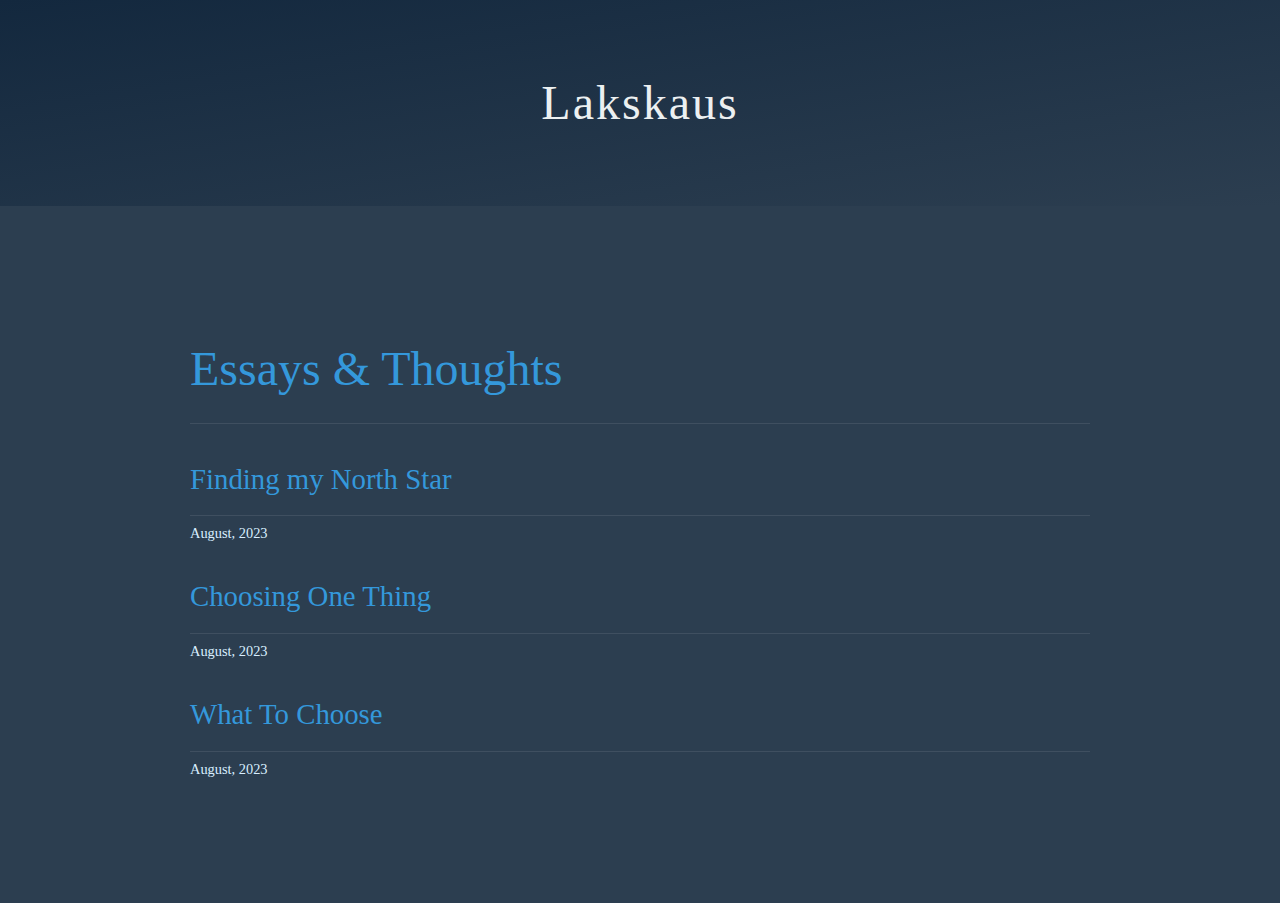
<file: index.html>
<!DOCTYPE html>
<html lang="en">
<head>
    <meta charset="UTF-8">
    <meta name="viewport" content="width=device-width, initial-scale=1.0">
    <title>Laks</title>
    <link rel="stylesheet" href="styles.css">
    
</head>
<body>
    <header>
        <h1>Lakskaus</h1>
    </header>
    <div class="container">
        <section id="essays">
            <h2>Essays & Thoughts</h2>
            <ul class="content-list">
                <li>
                    <a href="essay1.html">
                        <h2 class="post-title">Finding my North Star</h2>
                        <!-- <div class="post-excerpt">Exploring the changing landscape of personal data protection in an increasingly connected world...</div> -->
                        <div class="post-date">August, 2023</div>
                    </a>
                </li>
                <li>
                    <a href="essay2.html">
                        <h2 class="post-title">Choosing One Thing</h2>
                        <!-- <div class="post-excerpt">How reducing physical and digital clutter can lead to mental clarity and improved focus...</div> -->
                        <div class="post-date">August, 2023</div>
                    </a>
                </li>
                <li>
                    <a href="essay3.html">
                        <h2 class="post-title">What To Choose</h2>
                        <!-- <div class="post-excerpt">Strategies for achieving focused work in an age of constant distractions...</div> -->
                        <div class="post-date">August, 2023</div>
                    </a>
                </li>
            </ul>
        </section>

        <!-- <section id="projects">
            <h2>Current Projects</h2>
            <ul class="content-list">
                <li>
                    <a href="#">
                        <div class="post-title">Digital Garden</div>
                        <div class="post-excerpt">A collection of interconnected notes and thoughts on various topics...</div>
                    </a>
                </li>
                <li>
                    <a href="#">
                        <div class="post-title">Photography Portfolio</div>
                        <div class="post-excerpt">Urban landscapes and architectural photography...</div>
                    </a>
                </li>
            </ul>
        </section> -->
    </div>
</body>
</html>
</file>
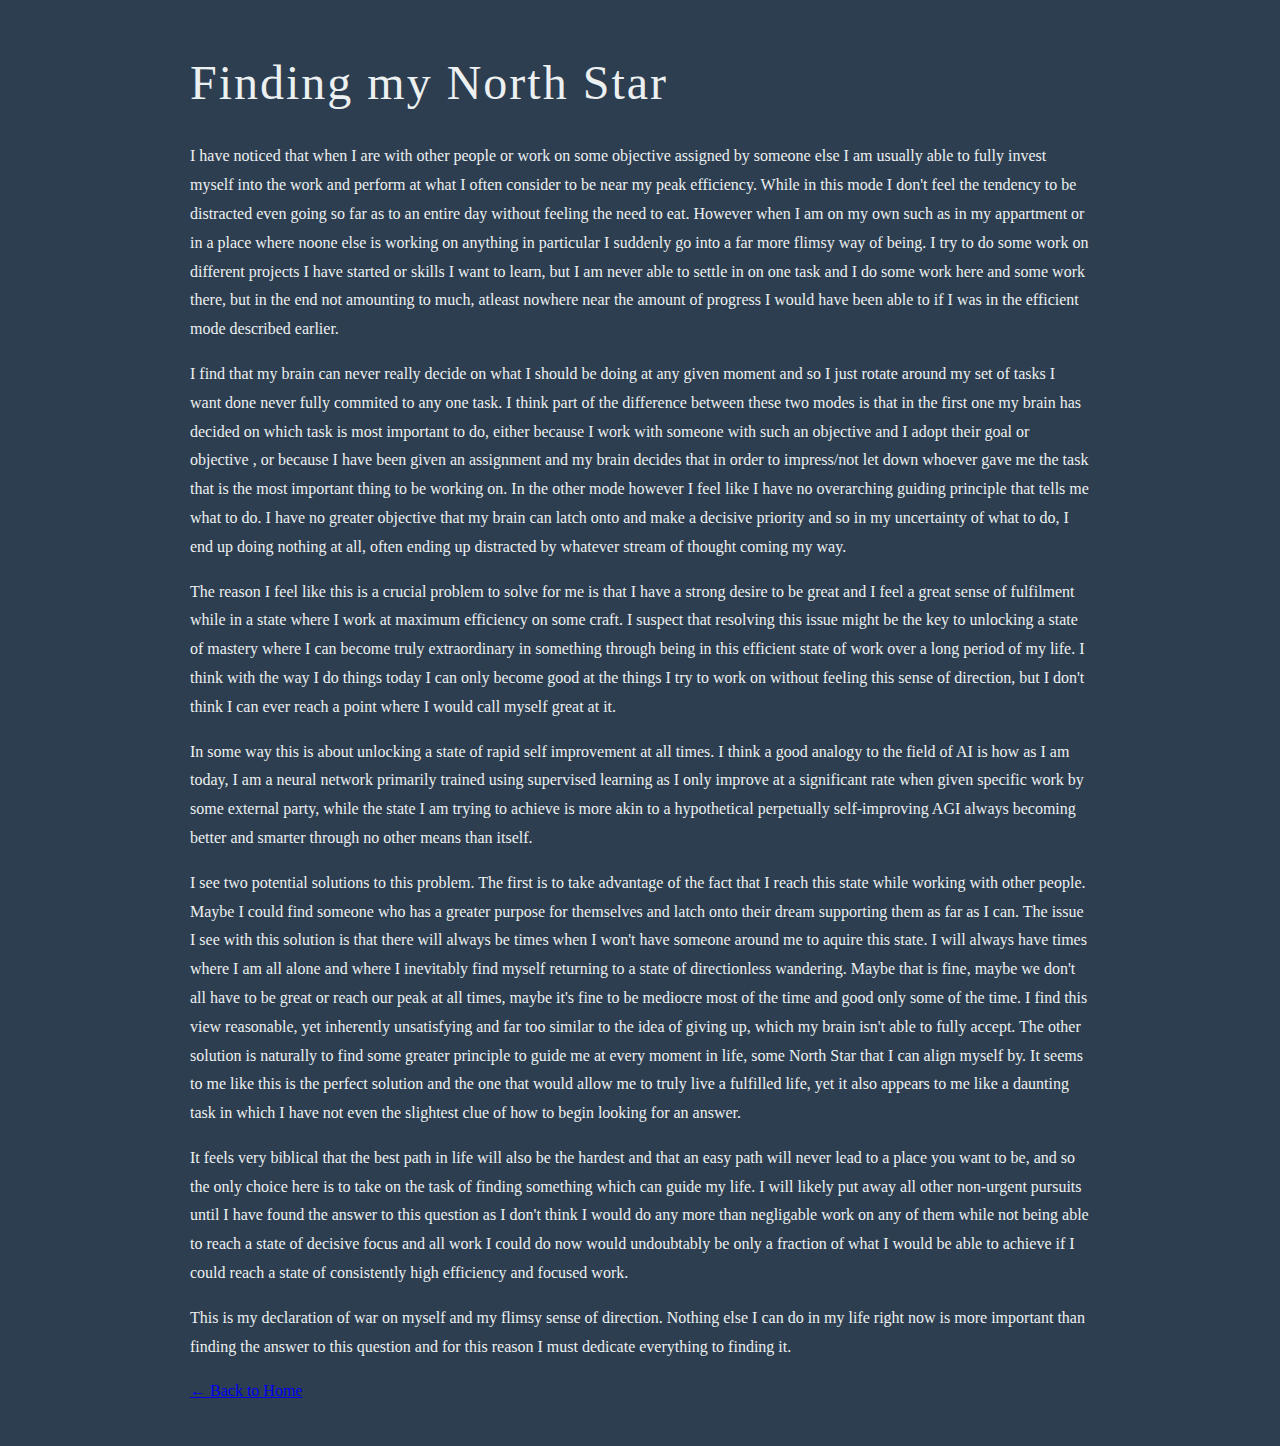
<file: essay1 copy.html>
<!DOCTYPE html>
<html lang="en">
<head>
    <meta charset="UTF-8">
    <meta name="viewport" content="width=device-width, initial-scale=1.0">
    <link rel="stylesheet" href="styles.css">
    <title>Finding my North Star</title>
</head>
<body>
    <div class="container">
        <h1>Finding my North Star</h1>
        <p>I have noticed that when I are with other people or work on some objective assigned by someone else I am usually able to fully invest myself into the work and perform at what I often consider to be near my peak efficiency. While in this mode I don't feel the tendency to be distracted even going so far as to an entire day without feeling the need to eat. However when I am on my own such as in my appartment or in a place where noone else is working on anything in particular I suddenly go into a far more flimsy way of being. I try to do some work on different projects I have started or skills I want to learn, but I am never able to settle in on one task and I do some work here and some work there, but in the end not amounting to much, atleast nowhere near the amount of progress I would have been able to if I was in the efficient mode described earlier.</p>

        <div class="essay-section">
            <p>I find that my brain can never really decide on what I should be doing at any given moment and so I just rotate around my set of tasks I want done never fully commited to any one task. I think part of the difference between these two modes is that in the first one my brain has decided on which task is most important to do, either because I work with someone with such an objective and I adopt their goal or objective , or because I have been given an assignment and my brain decides that in order to impress/not let down whoever gave me the task that is the most important thing to be working on. In the other mode however I feel like I have no overarching guiding principle that tells me what to do. I have no greater objective that my brain can latch onto and make a decisive priority and so in my uncertainty of what to do, I end up doing nothing at all, often ending up distracted by whatever stream of thought coming my way.</p>

            <p>The reason I feel like this is a crucial problem to solve for me is that I have a strong desire to be great and I feel a great sense of fulfilment while in a state where I work at maximum efficiency on some craft. I suspect that resolving this issue might be the key to unlocking a state of mastery where I can become truly extraordinary in something through being in this efficient state of work over a long period of my life. I think with the way I do things today I can only become good at the things I try to work on without feeling this sense of direction, but I don't think I can ever reach a point where I would call myself great at it.</p>

            <p>In some way this is about unlocking a state of rapid self improvement at all times. I think a good analogy to the field of AI is how as I am today, I am a neural network primarily trained using supervised learning as I only improve at a significant rate when given specific work by some external party, while the state I am trying to achieve is more akin to a hypothetical perpetually self-improving AGI always becoming better and smarter through no other means than itself.</p>


            <p>I see two potential solutions to this problem. The first is to take advantage of the fact that I reach this state while working with other people. Maybe I could find someone who has a greater purpose for themselves and latch onto their dream supporting them as far as I can. The issue I see with this solution is that there will always be times when I won't have someone around me to aquire this state. I will always have times where I am all alone and where I inevitably find myself returning to a state of directionless wandering. Maybe that is fine, maybe we don't all have to be great or reach our peak at all times, maybe it's fine to be mediocre most of the time and good only some of the time. I find this view reasonable, yet inherently unsatisfying and far too similar to the idea of giving up, which my brain isn't able to fully accept. The other solution is naturally to find some greater principle to guide me at every moment in life, some North Star that I can align myself by. It seems to me like this is the perfect solution and the one that would allow me to truly live a fulfilled life, yet it also appears to me like a daunting task in which I have not even the slightest clue of how to begin looking for an answer.</p>

            <p>It feels very biblical that the best path in life will also be the hardest and that an easy path will never lead to a place you want to be, and so the only choice here is to take on the task of finding something which can guide my life. I will likely put away all other non-urgent pursuits until I have found the answer to this question as I don't think I would do any more than negligable work on any of them while not being able to reach a state of decisive focus and all work I could do now would undoubtably be only a fraction of what I would be able to achieve if I could reach a state of consistently high efficiency and focused work.</p>

            <p>This is my declaration of war on myself and my flimsy sense of direction. Nothing else I can do in my life right now is more important than finding the answer to this question and for this reason I must dedicate everything to finding it.</p>

        </div>

        <div class="back-link">
            <a href="index.html">← Back to Home</a>
        </div>
    </div>
</body>
</html>
</file>
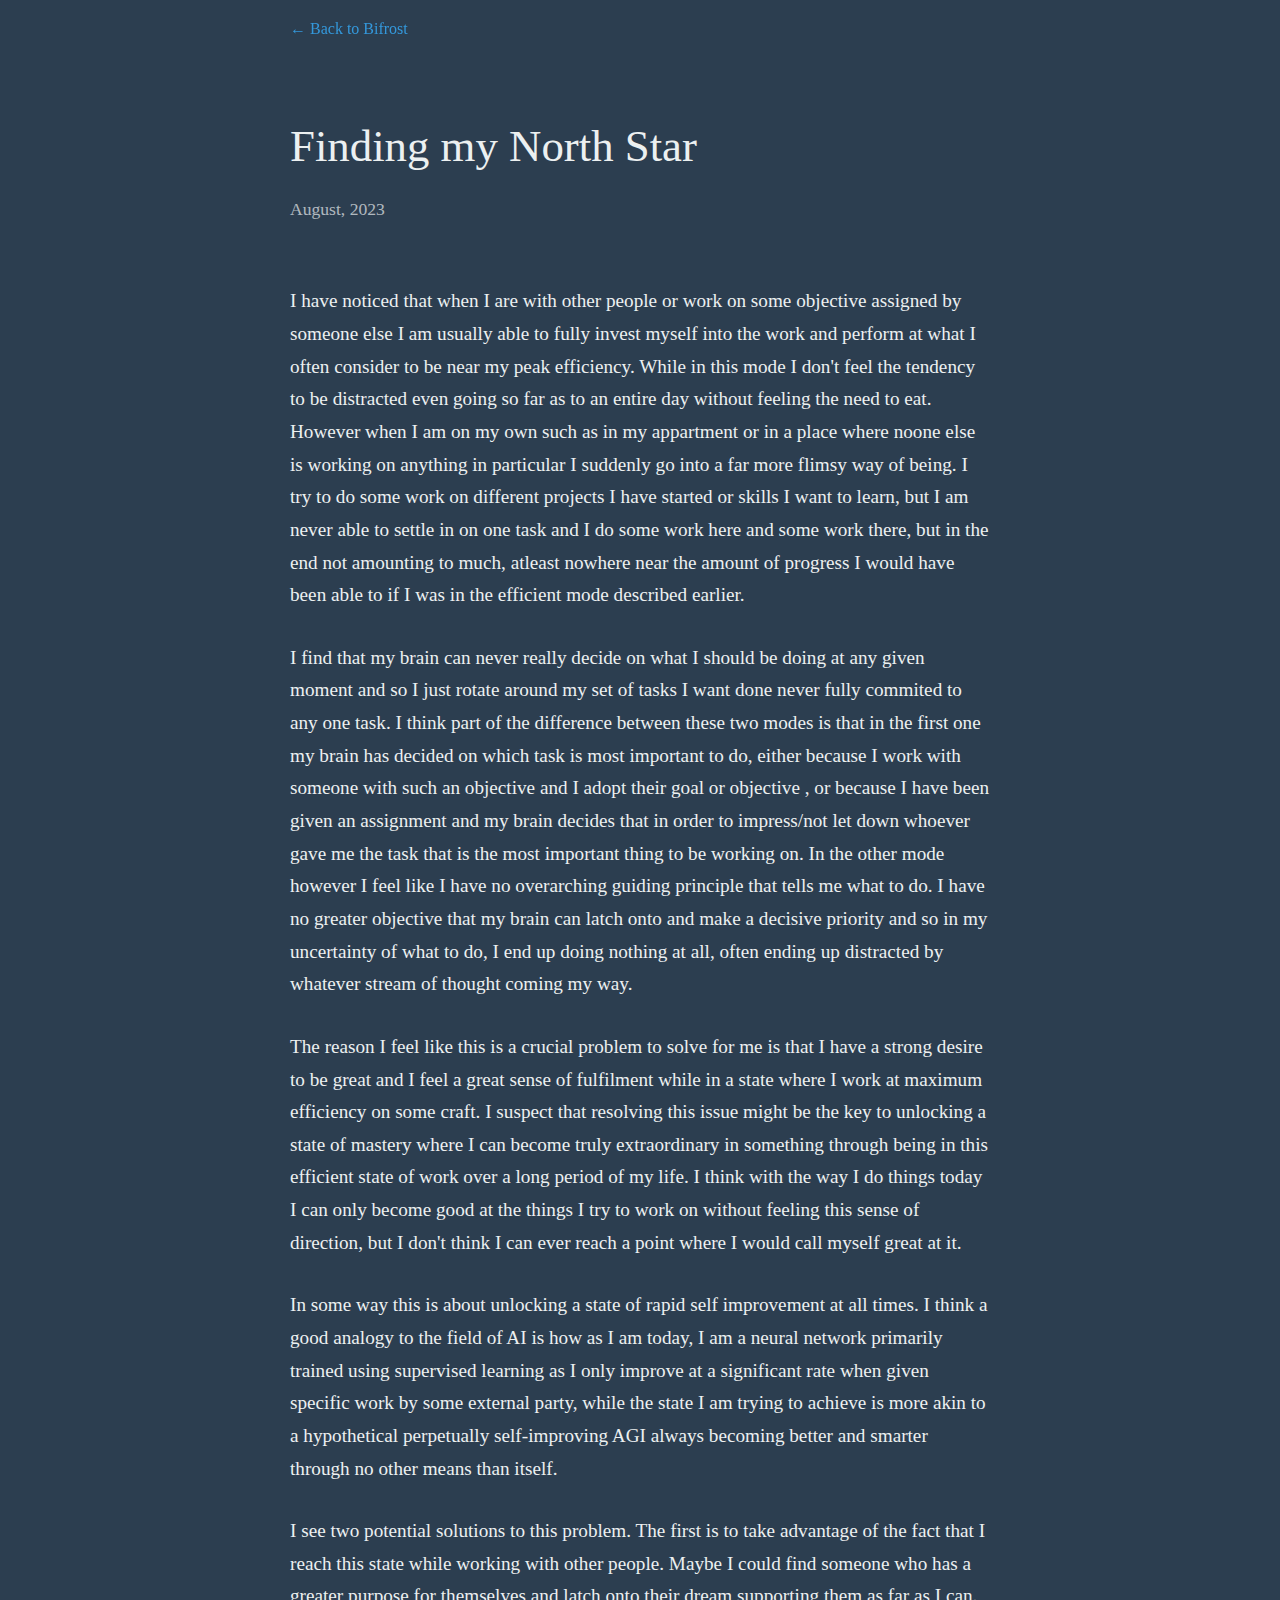
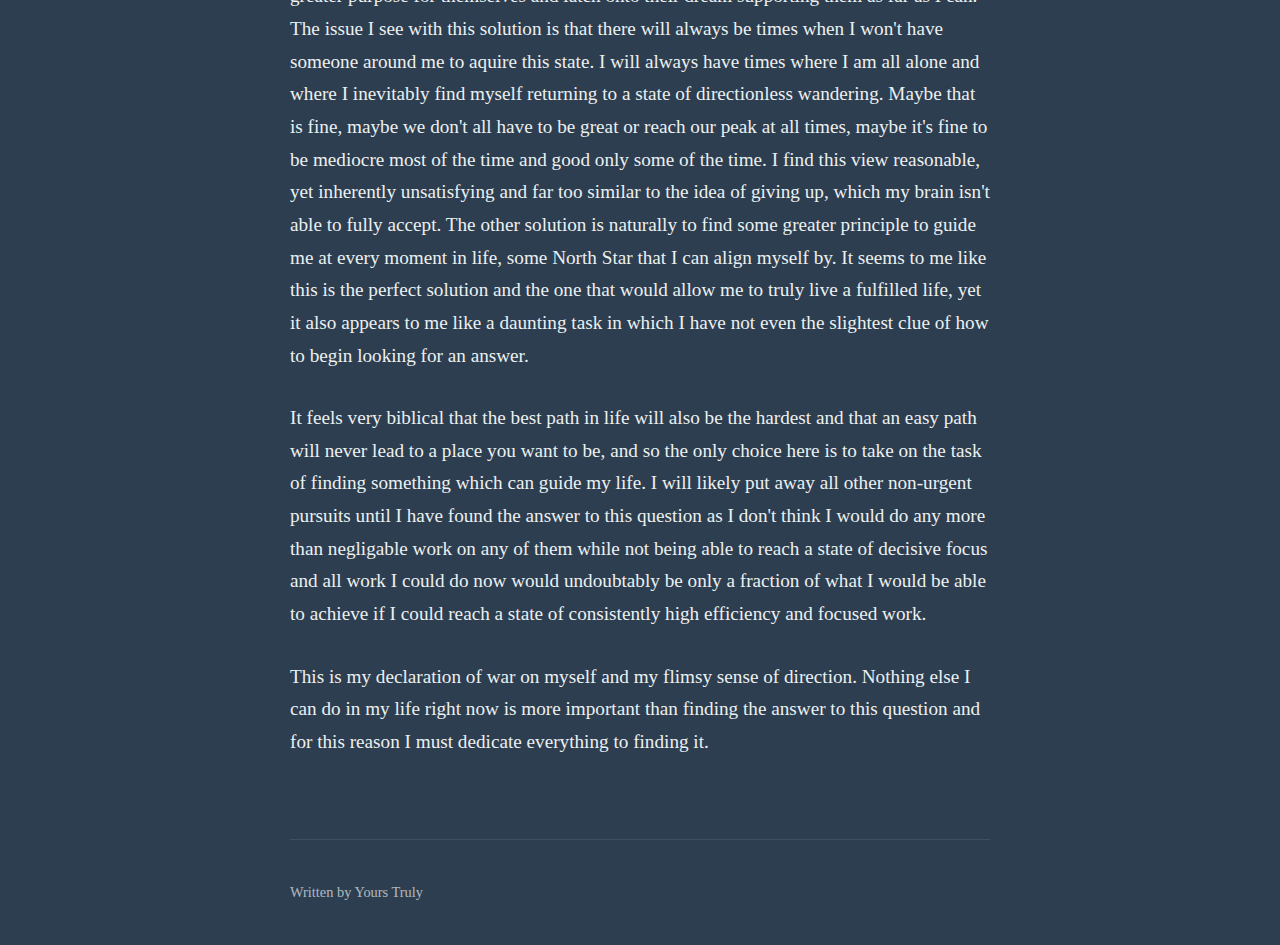
<file: essay1.html>
<!DOCTYPE html>
<html lang="en">
<head>
    <meta charset="UTF-8">
    <meta name="viewport" content="width=device-width, initial-scale=1.0">
    <link rel="stylesheet" href="essay_style.css">
    <title>Finding my North Star</title>
</head>
<body>
    <nav>
        <div class="nav-content">
            <a href="index.html" class="back-link">← Back to Bifrost</a>
        </div>
    </nav>
    <div class="container">
        <article>
            <header class="essay-header">
                <h1>Finding my North Star</h1>
                <div class="essay-meta">
                    August, 2023
                </div>
            </header>
            <div class="essay-content">
            
                <p>I have noticed that when I are with other people or work on some objective assigned by someone else I am usually able to fully invest myself into the work and perform at what I often consider to be near my peak efficiency. While in this mode I don't feel the tendency to be distracted even going so far as to an entire day without feeling the need to eat. However when I am on my own such as in my appartment or in a place where noone else is working on anything in particular I suddenly go into a far more flimsy way of being. I try to do some work on different projects I have started or skills I want to learn, but I am never able to settle in on one task and I do some work here and some work there, but in the end not amounting to much, atleast nowhere near the amount of progress I would have been able to if I was in the efficient mode described earlier.</p>
                <p>I find that my brain can never really decide on what I should be doing at any given moment and so I just rotate around my set of tasks I want done never fully commited to any one task. I think part of the difference between these two modes is that in the first one my brain has decided on which task is most important to do, either because I work with someone with such an objective and I adopt their goal or objective , or because I have been given an assignment and my brain decides that in order to impress/not let down whoever gave me the task that is the most important thing to be working on. In the other mode however I feel like I have no overarching guiding principle that tells me what to do. I have no greater objective that my brain can latch onto and make a decisive priority and so in my uncertainty of what to do, I end up doing nothing at all, often ending up distracted by whatever stream of thought coming my way.</p>
                <p>The reason I feel like this is a crucial problem to solve for me is that I have a strong desire to be great and I feel a great sense of fulfilment while in a state where I work at maximum efficiency on some craft. I suspect that resolving this issue might be the key to unlocking a state of mastery where I can become truly extraordinary in something through being in this efficient state of work over a long period of my life. I think with the way I do things today I can only become good at the things I try to work on without feeling this sense of direction, but I don't think I can ever reach a point where I would call myself great at it.</p>
                <p>In some way this is about unlocking a state of rapid self improvement at all times. I think a good analogy to the field of AI is how as I am today, I am a neural network primarily trained using supervised learning as I only improve at a significant rate when given specific work by some external party, while the state I am trying to achieve is more akin to a hypothetical perpetually self-improving AGI always becoming better and smarter through no other means than itself.</p>
                <p>I see two potential solutions to this problem. The first is to take advantage of the fact that I reach this state while working with other people. Maybe I could find someone who has a greater purpose for themselves and latch onto their dream supporting them as far as I can. The issue I see with this solution is that there will always be times when I won't have someone around me to aquire this state. I will always have times where I am all alone and where I inevitably find myself returning to a state of directionless wandering. Maybe that is fine, maybe we don't all have to be great or reach our peak at all times, maybe it's fine to be mediocre most of the time and good only some of the time. I find this view reasonable, yet inherently unsatisfying and far too similar to the idea of giving up, which my brain isn't able to fully accept. The other solution is naturally to find some greater principle to guide me at every moment in life, some North Star that I can align myself by. It seems to me like this is the perfect solution and the one that would allow me to truly live a fulfilled life, yet it also appears to me like a daunting task in which I have not even the slightest clue of how to begin looking for an answer.</p>
                <p>It feels very biblical that the best path in life will also be the hardest and that an easy path will never lead to a place you want to be, and so the only choice here is to take on the task of finding something which can guide my life. I will likely put away all other non-urgent pursuits until I have found the answer to this question as I don't think I would do any more than negligable work on any of them while not being able to reach a state of decisive focus and all work I could do now would undoubtably be only a fraction of what I would be able to achieve if I could reach a state of consistently high efficiency and focused work.</p>
                <p>This is my declaration of war on myself and my flimsy sense of direction. Nothing else I can do in my life right now is more important than finding the answer to this question and for this reason I must dedicate everything to finding it.</p>
            </div>

            <footer>
                Written by Yours Truly
            </footer>
        </article>
    </div>
</body>
</html>
</file>
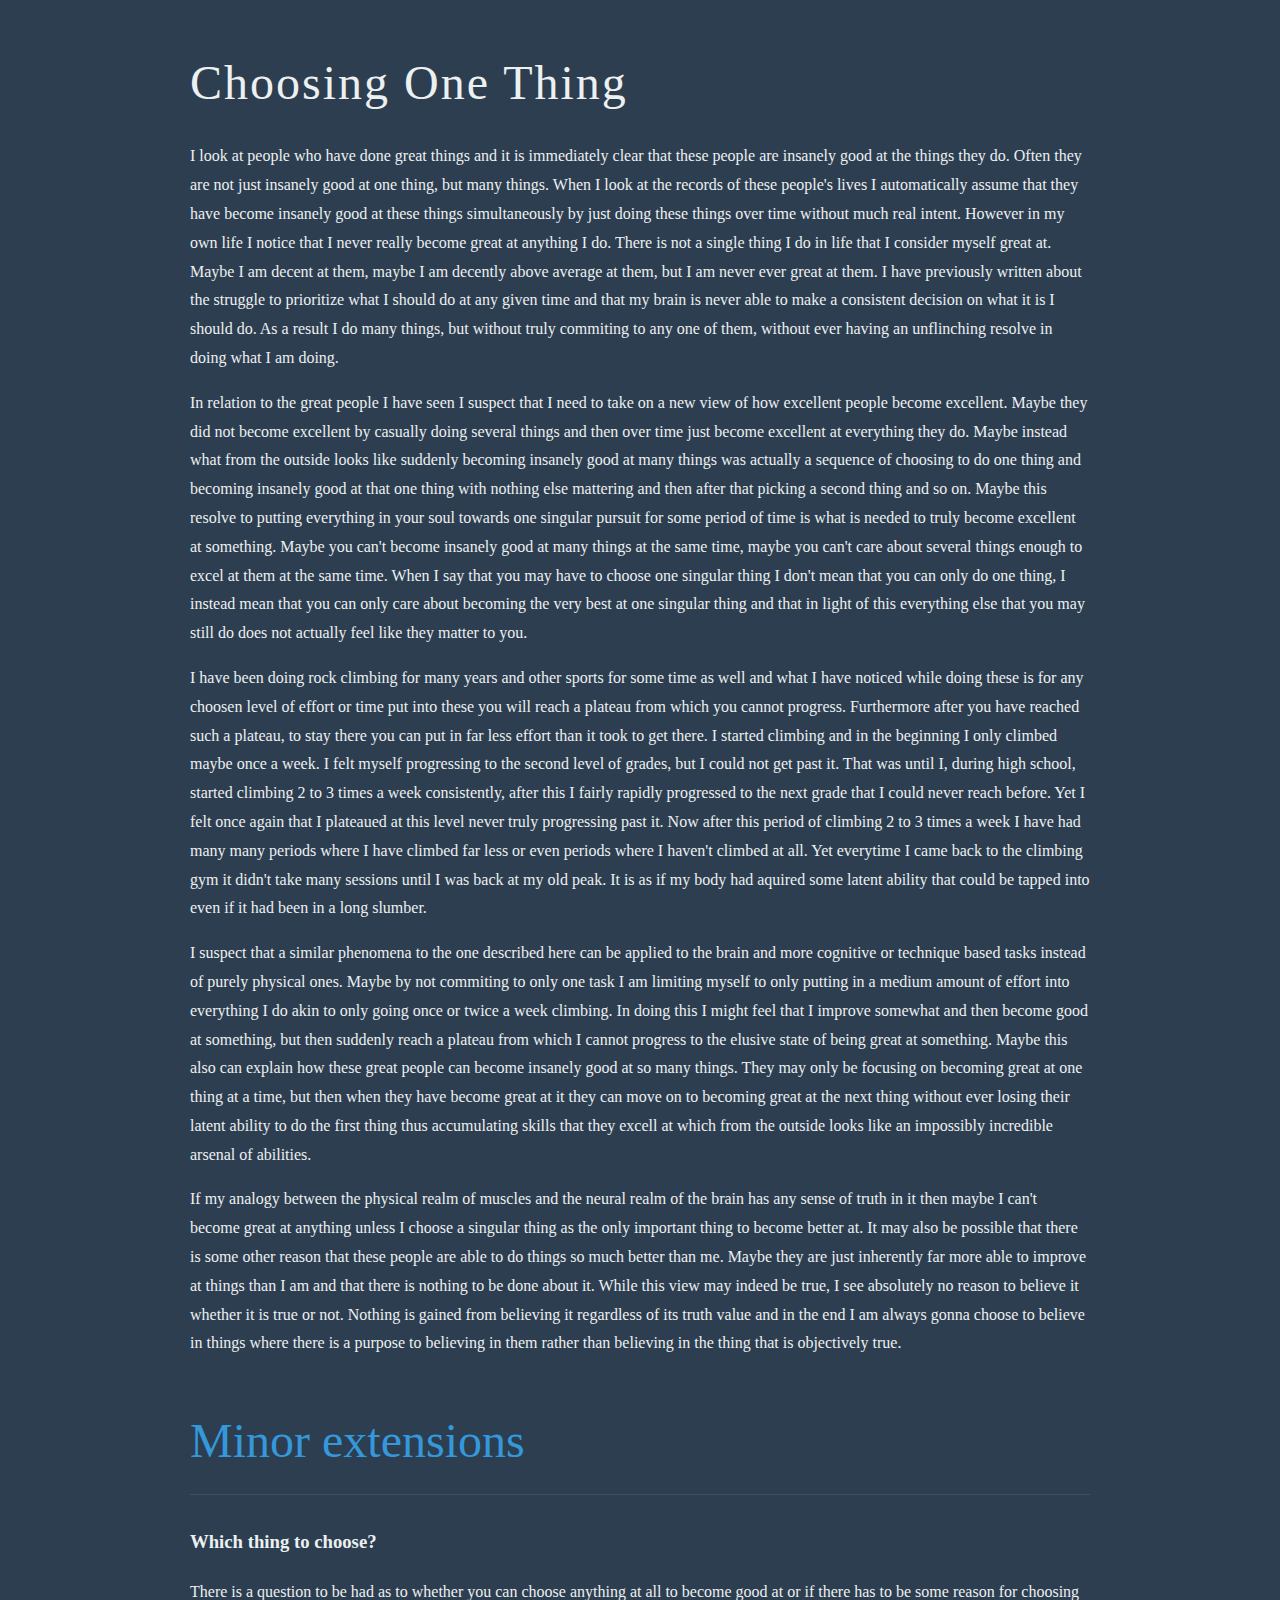
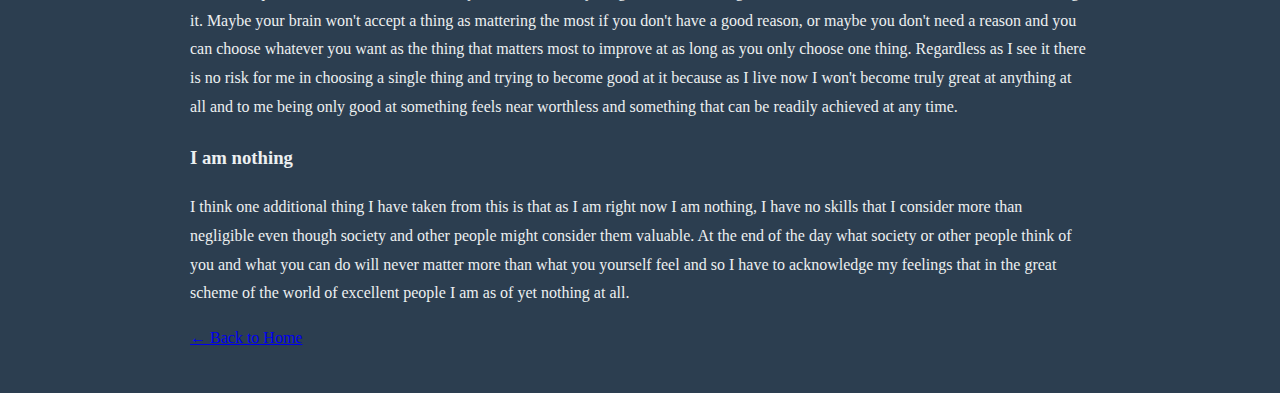
<file: essay2 copy.html>
<!DOCTYPE html>
<html lang="en">
<head>
    <meta charset="UTF-8">
    <meta name="viewport" content="width=device-width, initial-scale=1.0">
    <link rel="stylesheet" href="styles.css">
    <title>Choosing One Thing</title>
</head>
<body>
    <div class="container">
        <h1>Choosing One Thing</h1>
        <p>I look at people who have done great things and it is immediately clear that these people are insanely good at the things they do. Often they are not just insanely good at one thing, but many things. When I look at the records of these people's lives I automatically assume that they have become insanely good at these things simultaneously by just doing these things over time without much real intent. However in my own life I notice that I never really become great at anything I do. There is not a single thing I do in life that I consider myself great at. Maybe I am decent at them, maybe I am decently above average at them, but I am never ever great at them. I have previously written about the struggle to prioritize what I should do at any given time and that my brain is never able to make a consistent decision on what it is I should do. As a result I do many things, but without truly commiting to any one of them, without ever having an unflinching resolve in doing what I am doing.</p>

        <div class="essay-section">
            <p>In relation to the great people I have seen I suspect that I need to take on a new view of how  excellent people become excellent. Maybe they did not become excellent by casually doing several things and then over time just become excellent at everything they do. Maybe instead what from the outside looks like suddenly becoming insanely good at many things was actually a sequence of choosing to do one thing and becoming insanely good at that one thing with nothing else mattering and then after that picking a second thing and so on. Maybe this resolve to putting everything in your soul towards one singular pursuit for some period of time is what is needed to truly become excellent at something. Maybe you can't become insanely good at many things at the same time, maybe you can't care about several things enough to excel at them at the same time. When I say that you may have to choose one singular thing I don't mean that you can only do one thing, I instead mean that you can only care about becoming the very best at one singular thing and that in light of this everything else that you may still do does not actually feel like they matter to you.</p>

            <p>I have been doing rock climbing for many years and other sports for some time as well and what I have noticed while doing these is for any choosen level of effort or time put into these you will reach a plateau from which you cannot progress. Furthermore after you have reached such a plateau, to stay there you can put in far less effort than it took to get there. I started climbing and in the beginning I only climbed maybe once a week. I felt myself progressing to the second level of grades, but I could not get past it. That was until I, during high school, started climbing 2 to 3 times a week consistently, after this I fairly rapidly progressed to the next grade that I could never reach before. Yet I felt once again that I plateaued at this level never truly progressing past it. Now after this period of climbing 2 to 3 times a week I have had many many periods where I have climbed far less or even periods where I haven't climbed at all. Yet everytime I came back to the climbing gym it didn't take many sessions until I was back at my old peak. It is as if my body had aquired some latent ability that could be tapped into even if it had been in a long slumber.</p>

            <p>I suspect that a similar phenomena to the one described here can be applied to the brain and more cognitive or technique based tasks instead of purely physical ones. Maybe by not commiting to only one task I am limiting myself to only putting in a medium amount of effort into everything I do akin to only going once or twice a week climbing. In doing this I might feel that I improve somewhat and then become good at something, but then suddenly reach a plateau from which I cannot progress to the elusive state of being great at something. Maybe this also can explain how these great people can become insanely good at so many things. They may only be focusing on becoming great at one thing at a time, but then when they have become great at it they can move on to becoming great at the next thing without ever losing their latent ability to do the first thing thus accumulating skills that they excell at which from the outside looks like an impossibly incredible arsenal of abilities.</p>


            <p>If my analogy between the physical realm of muscles and the neural realm of the brain has any sense of truth in it then maybe I can't become great at anything unless I choose a singular thing as the only important thing to become better at. It may also be possible that there is some other reason that these people are able to do things so much better than me. Maybe they are just inherently far more able to improve at things than I am and that there is nothing to be done about it. While this view may indeed be true, I see absolutely no reason to believe it whether it is true or not. Nothing is gained from believing it regardless of its truth value and in the end I am always gonna choose to believe in things where there is a purpose to believing in them rather than believing in the thing that is objectively true.</p>

        </div>

        <div class="essay-section">
            <h2>Minor extensions</h2>
            <h3>Which thing to choose?</h5>
            <p>There is a question to be had as to whether you can choose anything at all to become good at or if there has to be some reason for choosing it. Maybe your brain won't accept a thing as mattering the most if you don't have a good reason, or maybe you don't need a reason and you can choose whatever you want as the thing that matters most to improve at as long as you only choose one thing. Regardless as I see it there is no risk for me in choosing a single thing and trying to become good at it because as I live now I won't become truly great at anything at all and to me being only good at something feels near worthless and something that can be readily achieved at any time. </p>
            
            
            <h3>I am nothing</h5>
            <p>I think one additional thing I have taken from this is that as I am right now I am nothing, I have no skills that I consider more than negligible even though society and other people might consider them valuable. At the end of the day what society or other people think of you and what you can do will never matter more than what you yourself feel and so I have to acknowledge my feelings that in the great scheme of the world of excellent people I am as of yet nothing at all.</p>
        </div>


        <div class="back-link">
            <a href="index.html">← Back to Home</a>
        </div>
    </div>
</body>
</html>
</file>
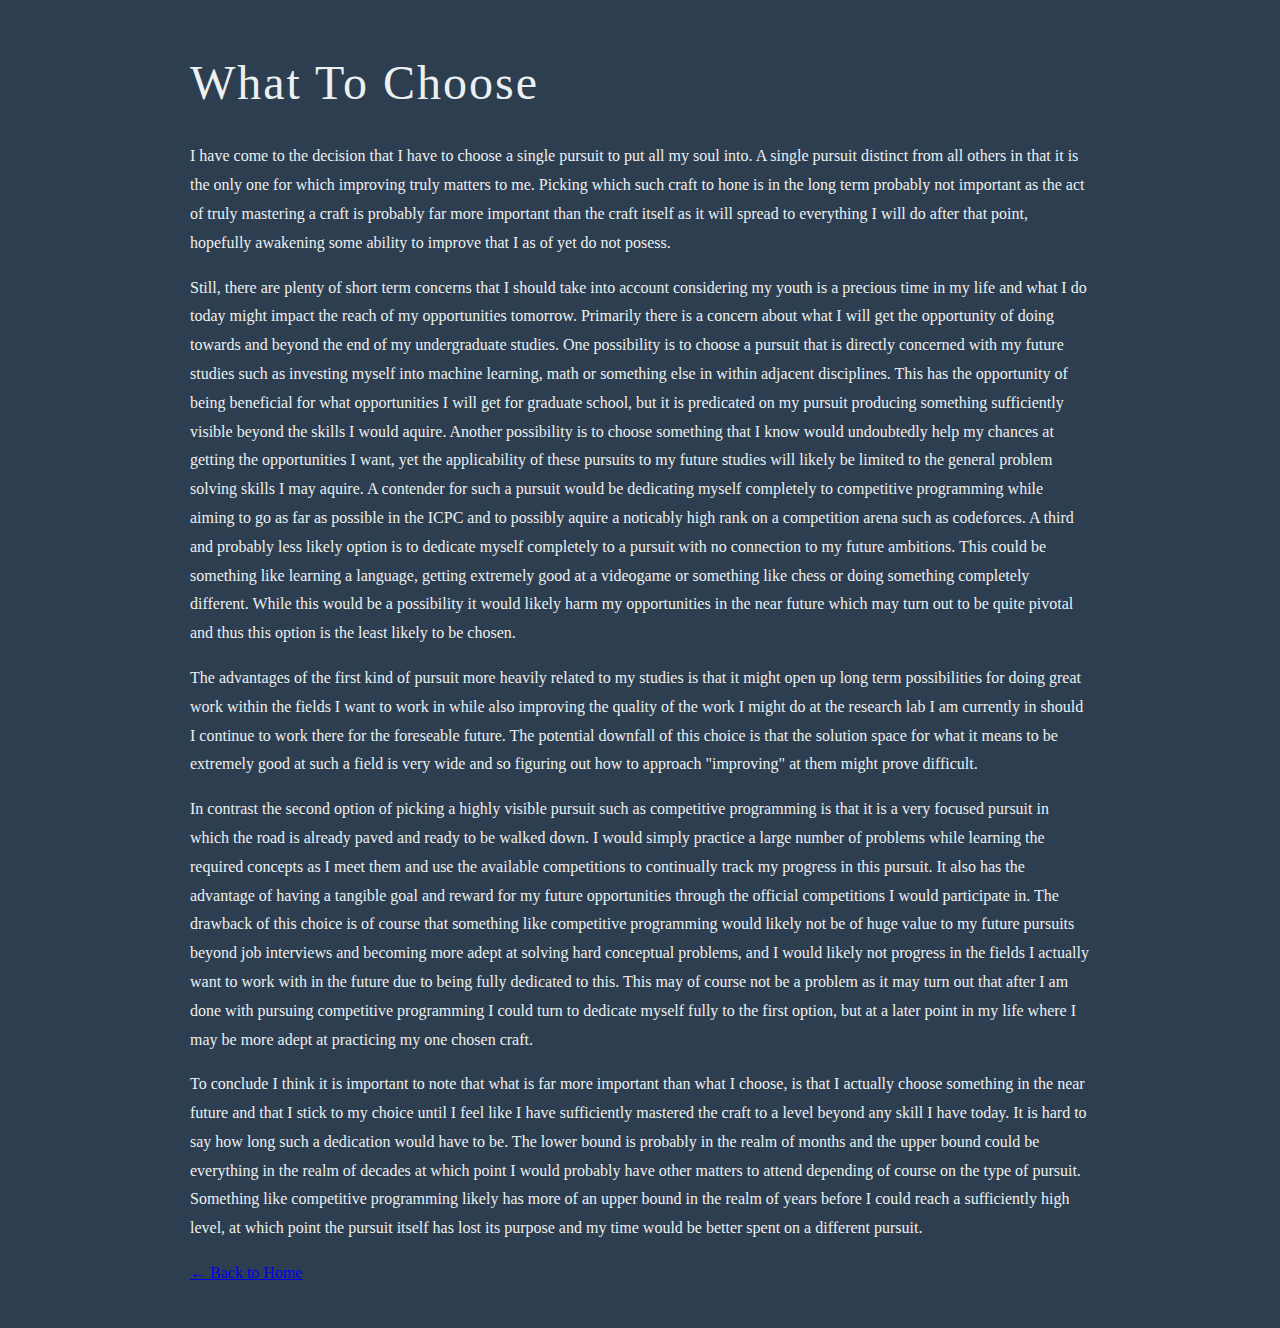
<file: essay3 copy.html>
<!DOCTYPE html>
<html lang="en">
<head>
    <meta charset="UTF-8">
    <meta name="viewport" content="width=device-width, initial-scale=1.0">
    <link rel="stylesheet" href="styles.css">
    <title>What To Choose</title>
</head>
<body>
    <div class="container">
        <h1>What To Choose</h1>
        <p>I have come to the decision that I have to choose a single pursuit to put all my soul into. A single pursuit distinct from all others in that it is the only one for which improving truly matters to me. Picking which such craft to hone is in the long term probably not important as the act of truly mastering a craft is probably far more important than the craft itself as it will spread to everything I will do after that point, hopefully awakening some ability to improve that I as of yet do not posess.</p>

        <div class="essay-section">
            <p>Still, there are plenty of short term concerns that I should take into account considering my youth is a precious time in my life and what I do today might impact the reach of my opportunities tomorrow. Primarily there is a concern about what I will get the opportunity of doing towards and beyond the end of my undergraduate studies. One possibility is to choose a pursuit that is directly concerned with my future studies such as investing myself into machine learning, math or something else in within adjacent disciplines. This has the opportunity of being beneficial for what opportunities I will get for graduate school, but it is predicated on my pursuit producing something sufficiently visible beyond the skills I would aquire. Another possibility is to choose something that I know would undoubtedly help my chances at getting the opportunities I want, yet the applicability of these pursuits to my future studies will likely be limited to the general problem solving skills I may aquire. A contender for such a pursuit would be dedicating myself completely to competitive programming while aiming to go as far as possible in the ICPC and to possibly aquire a noticably high rank on a competition arena such as codeforces. A third and probably less likely option is to dedicate myself completely to a pursuit with no connection to my future ambitions. This could be something like learning a language, getting extremely good at a videogame or something like chess or doing something completely different. While this would be a possibility it would likely harm my opportunities in the near future which may turn out to be quite pivotal and thus this option is the least likely to be chosen.</p>

            <p>The advantages of the first kind of pursuit more heavily related to my studies is that it might open up long term possibilities for doing great work within the fields I want to work in while also improving the quality of the work I might do at the research lab I am currently in should I continue to work there for the foreseable future. The potential downfall of this choice is that the solution space for what it means to be extremely good at such a field is very wide and so figuring out how to approach "improving" at them might prove difficult.</p>

            <p>In contrast the second option of picking a highly visible pursuit such as competitive programming is that it is a very focused pursuit in which the road is already paved and ready to be walked down. I would simply practice a large number of problems while learning the required concepts as I meet them and use the available competitions to continually track my progress in this pursuit. It also has the advantage of having a tangible goal and reward for my future opportunities through the official competitions I would participate in. The drawback of this choice is of course that something like competitive programming would likely not be of huge value to my future pursuits beyond job interviews and becoming more adept at solving hard conceptual problems, and I would likely not progress in the fields I actually want to work with in the future due to being fully dedicated to this. This may of course not be a problem as it may turn out that after I am done with pursuing competitive programming I could turn to dedicate myself fully to the first option, but at a later point in my life where I may be more adept at practicing my one chosen craft.</p>


            <p>To conclude I think it is important to note that what is far more important than what I choose, is that I actually choose something in the near future and that I stick to my choice until I feel like I have sufficiently mastered the craft to a level beyond any skill I have today. It is hard to say how long such a dedication would have to be. The lower bound is probably in the realm of months and the upper bound could be everything in the realm of decades at which point I would probably have other matters to attend depending of course on the type of pursuit. Something like competitive programming likely has more of an upper bound in the realm of years before I could reach a sufficiently high level, at which point the pursuit itself has lost its purpose and my time would be better spent on a different pursuit.</p>

        </div>

        <div class="back-link">
            <a href="index.html">← Back to Home</a>
        </div>
    </div>
</body>
</html>
</file>
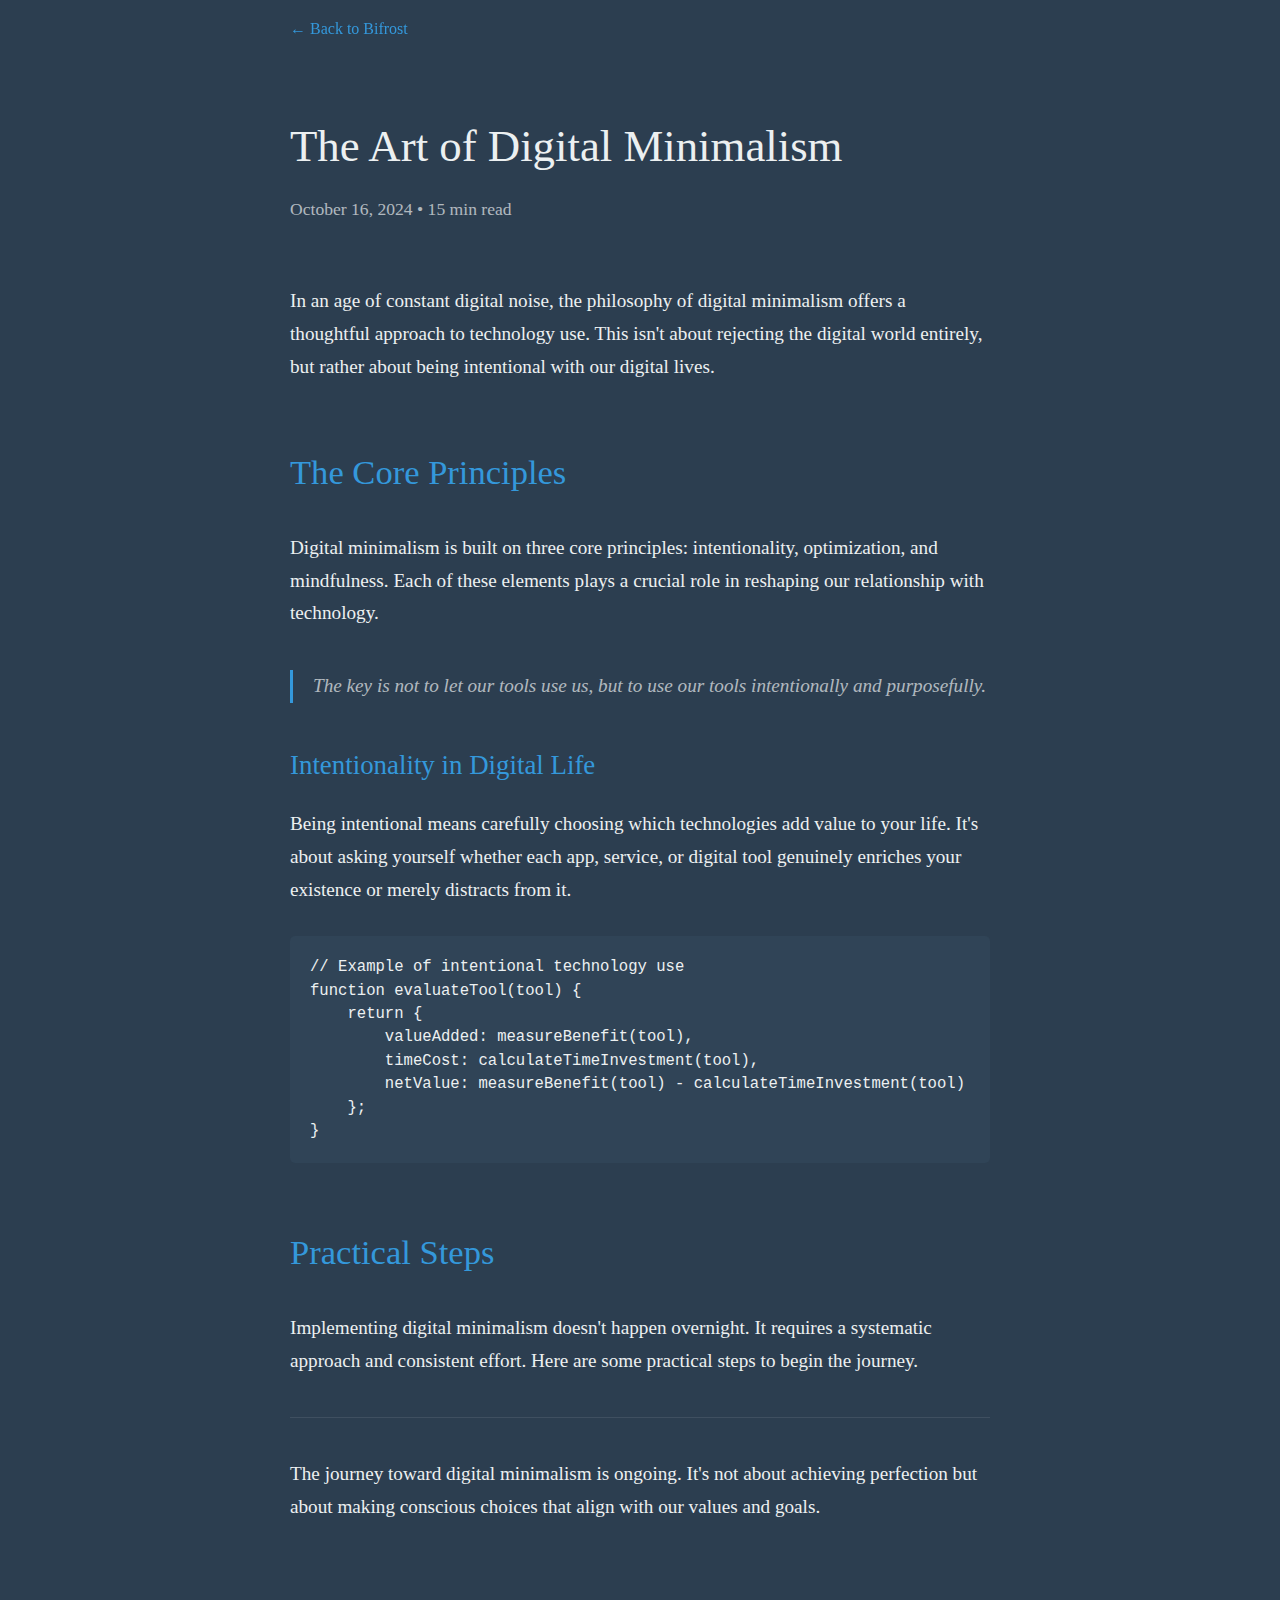
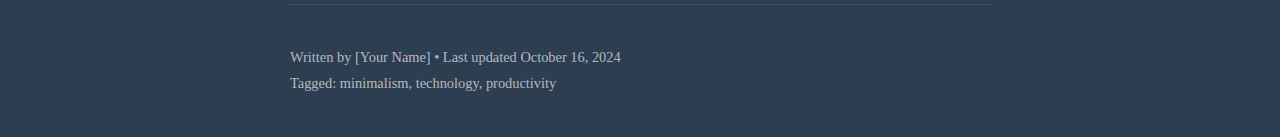
<file: example_essay.html>
<!DOCTYPE html>
<html lang="en">
<head>
    <meta charset="UTF-8">
    <meta name="viewport" content="width=device-width, initial-scale=1.0">
    <title>Essay Title - My Essays</title>
    <link rel="stylesheet" href="essay_style.css">
</head>
<body>
    <nav>
        <div class="nav-content">
            <a href="new_index.html" class="back-link">← Back to Bifrost</a>
        </div>
    </nav>
    <div class="container">
        <article>
            <header class="essay-header">
                <h1>The Art of Digital Minimalism</h1>
                <div class="essay-meta">
                    October 16, 2024 • 15 min read
                </div>
            </header>
            
            <div class="essay-content">
                <p>In an age of constant digital noise, the philosophy of digital minimalism offers a thoughtful approach to technology use. This isn't about rejecting the digital world entirely, but rather about being intentional with our digital lives.</p>

                <h2>The Core Principles</h2>
                <p>Digital minimalism is built on three core principles: intentionality, optimization, and mindfulness. Each of these elements plays a crucial role in reshaping our relationship with technology.</p>
                
                <blockquote>
                    The key is not to let our tools use us, but to use our tools intentionally and purposefully.
                </blockquote>

                <h3>Intentionality in Digital Life</h3>
                <p>Being intentional means carefully choosing which technologies add value to your life. It's about asking yourself whether each app, service, or digital tool genuinely enriches your existence or merely distracts from it.</p>

                <pre><code>// Example of intentional technology use
function evaluateTool(tool) {
    return {
        valueAdded: measureBenefit(tool),
        timeCost: calculateTimeInvestment(tool),
        netValue: measureBenefit(tool) - calculateTimeInvestment(tool)
    };
}</code></pre>

                <h2>Practical Steps</h2>
                <p>Implementing digital minimalism doesn't happen overnight. It requires a systematic approach and consistent effort. Here are some practical steps to begin the journey.</p>

                <hr>

                <p>The journey toward digital minimalism is ongoing. It's not about achieving perfection but about making conscious choices that align with our values and goals.</p>
            </div>

            <footer>
                Written by [Your Name] • Last updated October 16, 2024
                <br>
                Tagged: minimalism, technology, productivity
            </footer>
        </article>
    </div>
</body>
</html>
</file>
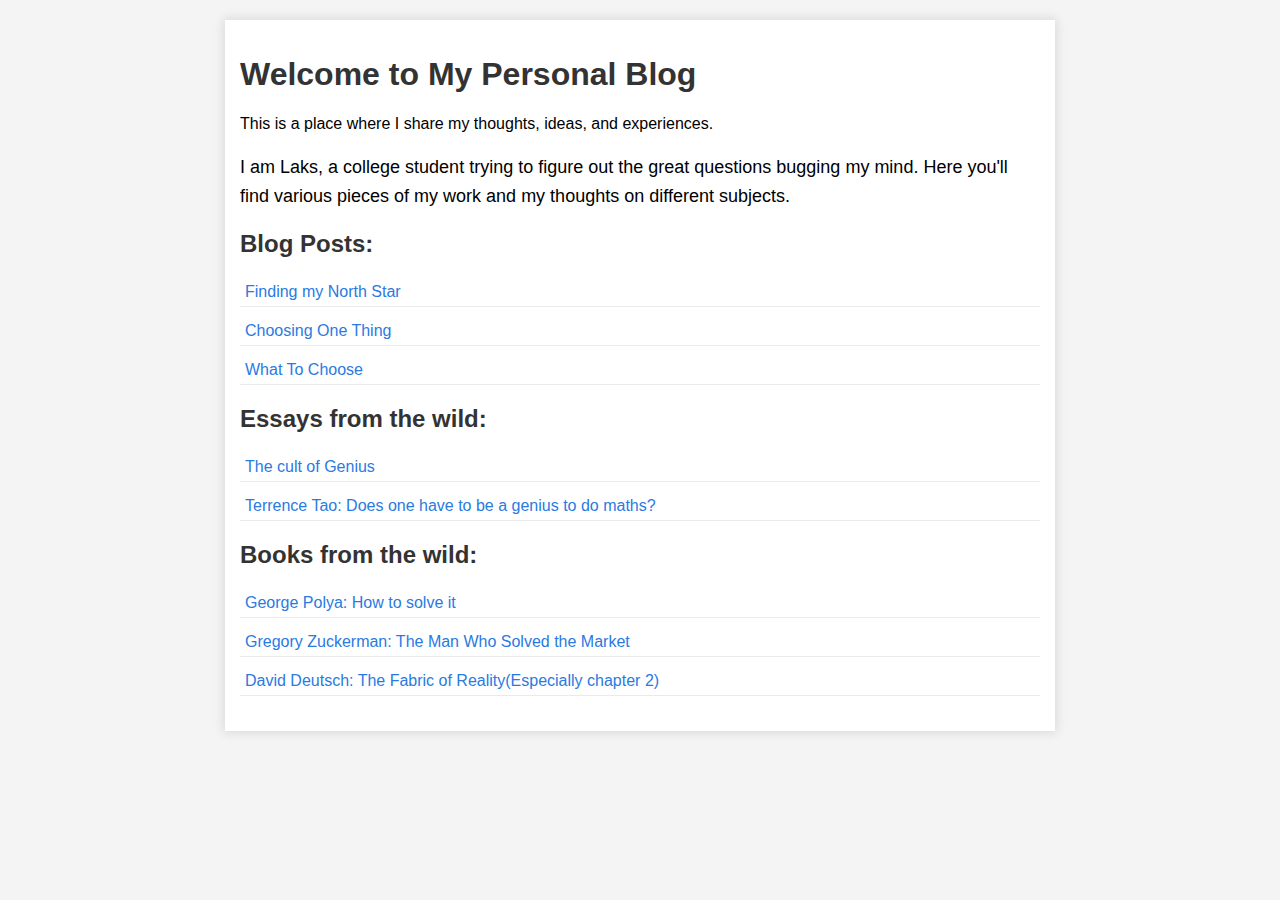
<file: index_old.html>
<!DOCTYPE html>
<html lang="en">
<head>
    <meta charset="UTF-8">
    <meta name="viewport" content="width=device-width, initial-scale=1.0">
    <link rel="stylesheet" href="styles_old.css">
    <title>Laks Essay Page</title>
</head>
<body>
    <div class="container">
        <h1>Welcome to My Personal Blog</h1>
        <p>This is a place where I share my thoughts, ideas, and experiences.</p>

        <div class="introductory-section">
            <p>I am Laks, a college student trying to figure out the great questions bugging my mind. Here you'll find various pieces of my work and my thoughts on different subjects.</p>
        </div>

        <div class="blog-links">
            <h2>Blog Posts:</h2>
            <a href="essay1.html">Finding my North Star</a>
            <a href="essay2.html">Choosing One Thing</a>
            <a href="essay3.html">What To Choose</a>
            <!-- Add more links as needed -->
        </div>

        <div class="blog-links">
            <h2>Essays from the wild:</h2>
            <a href="https://www.discovermagazine.com/mind/the-cult-of-genius">The cult of Genius</a>
            <a href="https://terrytao.wordpress.com/career-advice/does-one-have-to-be-a-genius-to-do-maths/">Terrence Tao: Does one have to be a genius to do maths?</a>
            <!-- Add more links as needed -->
        </div>

        <div class="blog-links">
            <h2>Books from the wild:</h2>
            <a href="https://www.amazon.com/How-Solve-Mathematical-Penguin-Science/dp/0140124993">George Polya: How to solve it</a>
            <a href="https://www.amazon.com/Man-Who-Solved-Market-Revolution/dp/073521798X">Gregory Zuckerman: The Man Who Solved the Market</a>
            <a href="https://www.daviddeutsch.org.uk/books/the-fabric-of-reality/">David Deutsch: The Fabric of Reality(Especially chapter 2)</a>
            <!-- Add more links as needed -->
        </div>

    </div>
</body>
</html>
</file>
<file: styles.css>
/* :root {
    --primary-color: #3498db;
    --text-color: #ecf0f1;
    --background-color: #2c3e50;
    --secondary-color: #34495e;
}
body {
    font-family: Cambria, 'Palatino Linotype', 'Book Antiqua', Palatino, serif;
    line-height: 1.8;
    color: var(--text-color);
    background-color: var(--background-color);
    margin: 0;
    padding: 0;
}
.container {
    max-width: 800px;
    margin: 0 auto;
    padding: 40px 20px;
}
header {
    padding: 60px 0;
    text-align: center;
    background: linear-gradient(135deg, #2c3e50, #34495e);
    color: white;
}
h1 {
    margin: 0;
    font-size: 3em;
    font-weight: 300;
    letter-spacing: 2px;
}
.essay {
    margin-bottom: 60px;
    padding-bottom: 40px;
    border-bottom: 1px solid rgba(236, 240, 241, 0.1);
    transition: opacity 0.3s ease;
}
.essay:last-child {
    border-bottom: none;
}
.essay h2 {
    color: var(--primary-color);
    font-size: 2em;
    margin-bottom: 20px;
    font-weight: 400;
}
.essay-content {
    font-size: 1.1em;
    line-height: 1.8;
}
@keyframes fadeIn {
    from { opacity: 0; transform: translateY(20px); }
    to { opacity: 1; transform: translateY(0); }
}
.essay {
    animation: fadeIn 0.5s ease-out;
} */

:root {
    --primary-color: #3498db;
    --date-color: #d9eeff;
    --text-color: #ecf0f1;
    --background-color: #2c3e50;
    --hover-color: #4fa3e0;
}
body {
    font-family: Cambria, 'Palatino Linotype', 'Book Antiqua', Palatino, serif;
    line-height: 1.8;
    color: var(--text-color);
    background-color: var(--background-color);
    margin: 0;
    padding: 0;
}
.container {
    max-width: 900px;
    margin: 0 auto;
    padding: 40px 20px;
}
header {
    padding: 60px 0;
    text-align: center;
    background: linear-gradient(to bottom right, #13283e, #2c3e50);
    background-blend-mode: normal;
    margin-bottom: 40px;
}
h1 {
    margin: 0;
    font-size: 3em;
    font-weight: 300;
    letter-spacing: 2px;
}
section {
    margin-bottom: 80px;
}
h2 {
    color: var(--primary-color);
    font-size: 3em;
    margin-bottom: 30px;
    font-weight: 400;
    padding-bottom: 10px;
    border-bottom: 1px solid rgba(236, 240, 241, 0.1);
}

.content-list {
    list-style: none;
    padding: 0;
    margin: 0;
}
.content-list li {
    margin-bottom: 5px;
    transition: transform 0.2s ease;
}
.content-list li:hover {
    transform: translateX(10px);
}
.content-list a {
    color: var(--text-color);
    text-decoration: none;
    display: block;
    padding: 0px 0;
    transition: color 0.2s ease;
}
.content-list a:hover {
    color: var(--hover-color);
}
.post-date {
    color: var(--date-color);
    font-size: 0.9em;
    margin-bottom: 5px;
}
.post-title {
    color: var(--primary-color);
    font-size: 1.8em;
    margin-bottom: 5px;
}
.post-excerpt {
    color: rgba(236, 240, 241, 0.7);
    font-size: 0.95em;
}
.book {
    display: flex;
    gap: 20px;
    margin-bottom: 30px;
}
.book-info h3 {
    margin: 0;
    color: var(--text-color);
}
.book-info .author {
    color: var(--primary-color);
    margin: 5px 0;
}
.book-info .description {
    color: rgba(236, 240, 241, 0.7);
    font-size: 0.95em;
}
.placeholder-img {
    width: 100px;
    height: 150px;
    flex-shrink: 0;
}
</file>
<file: essay_style.css>
:root {
    --primary-color: #3498db;
    --text-color: #ecf0f1;
    --background-color: #2c3e50;
    --secondary-color: #34495e;
    --subtle-color: rgba(236, 240, 241, 0.7);
}
body {
    font-family: Cambria, 'Palatino Linotype', 'Book Antiqua', Palatino, serif;
    line-height: 1.8;
    color: var(--text-color);
    background-color: var(--background-color);
    margin: 0;
    padding: 0;
}
.container {
    max-width: 700px;
    margin: 0 auto;
    padding: 40px 20px;
}
nav {
    position: fixed;
    top: 0;
    left: 0;
    right: 0;
    background: rgba(44, 62, 80, 0.95);
    backdrop-filter: blur(5px);
    padding: 15px 0;
    z-index: 1000;
}
nav .nav-content {
    max-width: 700px;
    margin: 0 auto;
    padding: 0 20px;
}
.back-link {
    color: var(--primary-color);
    text-decoration: none;
    transition: color 0.2s ease;
}
.back-link:hover {
    color: var(--text-color);
}
article {
    margin-top: 80px;
}
.essay-header {
    margin-bottom: 60px;
}

.intro-par {
    /* font-weight: 600; */
    font-style: italic;
    line-height: 1.4;
}

h1 {
    font-size: 2.8em;
    font-weight: 400;
    line-height: 1.2;
    margin: 0 0 20px 0;
}
.essay-meta {
    color: var(--subtle-color);
    font-size: 1.1em;
    margin-bottom: 20px;
}
.essay-content {
    font-size: 1.2em;
    line-height: 1.7;
}
.essay-content p {
    margin-bottom: 30px;
}
.essay-content h2 {
    color: var(--primary-color);
    font-size: 1.8em;
    font-weight: 400;
    margin: 60px 0 30px 0;
}
.essay-content h3 {
    color: var(--primary-color);
    font-size: 1.4em;
    font-weight: 400;
    margin: 40px 0 20px 0;
}
blockquote {
    border-left: 3px solid var(--primary-color);
    margin: 40px 0;
    padding-left: 20px;
    font-style: italic;
    color: var(--subtle-color);
}
hr {
    border: none;
    border-top: 1px solid rgba(236, 240, 241, 0.1);
    margin: 40px 0;
}
footer {
    margin-top: 80px;
    padding-top: 40px;
    border-top: 1px solid rgba(236, 240, 241, 0.1);
    color: var(--subtle-color);
    font-size: 0.9em;
}
code {
    background: rgba(52, 73, 94, 0.5);
    padding: 2px 5px;
    border-radius: 3px;
    font-family: monospace;
}
pre {
    background: rgba(52, 73, 94, 0.5);
    padding: 20px;
    border-radius: 5px;
    overflow-x: auto;
    line-height: 1.5;
}
pre code {
    background: none;
    padding: 0;
}
</file>
<file: styles_old.css>
body {
    font-family: Arial, sans-serif;
    background-color: #f4f4f4;
    margin: 0;
    padding: 0;
}

.container {
    max-width: 800px;
    margin: 20px auto;
    padding: 15px;
    background-color: #ffffff;
    box-shadow: 0px 0px 10px 2px rgba(0, 0, 0, 0.1);
}

h1, h2 {
    color: #333333;
}

.introductory-section {
    margin: 20px 0;
    font-size: 18px;
    line-height: 1.6;
}

.blog-links {
    margin: 20px 0;
}

.blog-links a {
    display: block;
    text-decoration: none;
    color: #2a7ae2;
    margin: 10px 0;
    padding: 5px;
    border-bottom: 1px solid #eaeaea;
    transition: background 0.3s;
}

.blog-links a:hover {
    background-color: #f0f8ff;
}

.essay-section {
    margin: 20px 0;
    font-size: 16px;
    line-height: 1.7;
    text-align: justify;
}

.back-link {
    margin: 20px 0;
}

.back-link a {
    text-decoration: none;
    color: #2a7ae2;
    font-size: 16px;
    transition: color 0.3s;
}

.back-link a:hover {
    color: #165a91;
}
</file>
